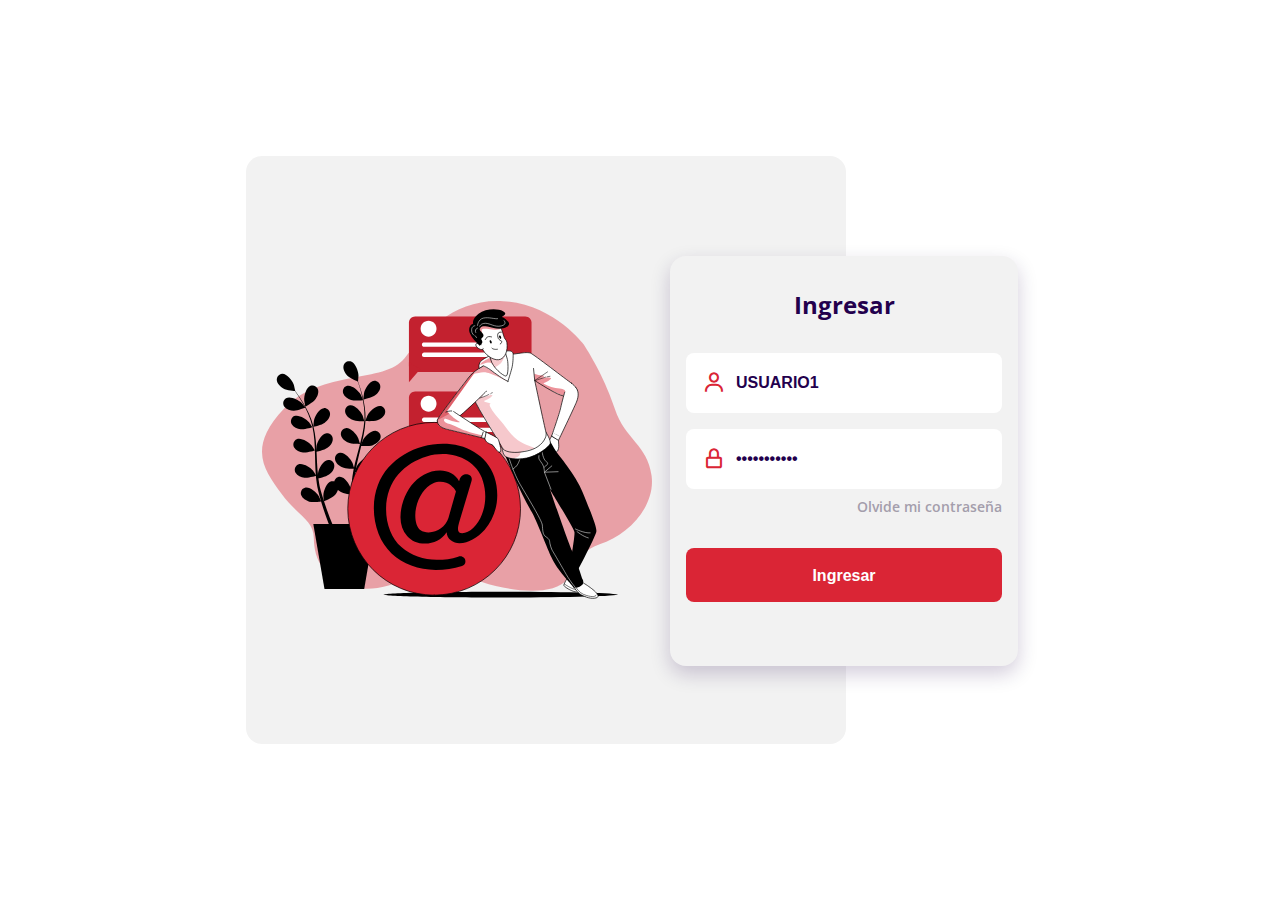
<file: index.html>
<!DOCTYPE html>
<html lang="es">

<head>
    <meta charset="UTF-8">
    <meta name="viewport" content="width=device-width, initial-scale=1.0">
    <meta name="theme-color" content="#DA2535">

    <!-- ===== CSS ===== -->
    <link rel="stylesheet" href="assets/css/style.css">

    <!-- ===== BOX ICONS ===== -->
    <link href="https://cdn.jsdelivr.net/npm/boxicons@2.0.5/css/boxicons.min.css" rel="stylesheet">

    <title>Login</title>
</head>

<body>
    <div class="login">
        <div class="login__content">
            <div class="login__img">
                <img src="assets/img/img-login.svg" alt="">
            </div>

            <div class="login__forms">
                <form action="" class="login__registre" id="login-in">
                    <h1 class="login__title">Ingresar</h1>

                    <div class="login__box">
                        <i class="bx bx-user login__icon"></i>
                        <input type="text" name="usuario" id="usuario" placeholder="USUARIO1"
                            class="login__input" value="USUARIO1">
                    </div>

                    <div class="login__box">
                        <i class="bx bx-lock-alt login__icon"></i>
                        <input type="password" name="password" id="password" placeholder="CONTRASEÑA1"
                            class="login__input" value="CONTRASEÑA1">
                    </div>

                    <a href="#" class="login__forgot">Olvide mi contraseña</a>
                    <a href="#" type="button" name="btnVerifivaca" id="btnVerifica" onclick="validar()"
                        value="verificar" class="login__button">
                    <button type="submit">
                        Ingresar
                    </button>
                    </a>
                </form>
            </div>
        </div>
    </div>
    <!--========== JQUERY ==========-->
    <script src="https://code.jquery.com/jquery-3.4.1.js"></script>
    <!--===== MAIN JS =====-->
    <script src="assets/js/login.js"></script>
</body>

</html>
</file>
<file: assets/css/style.css>
/*===== GOOGLE FONTS =====*/
@import url("https://fonts.googleapis.com/css2?family=Open+Sans:wght@400;600;700&display=swap");

/*===== VARIABLES CSS =====*/
:root{
  /*===== Colores =====*/
  --first-color: #DA2535;
  --first-color-dark: #23004D;
  --first-color-light: #A49EAC;
  --first-color-lighten: #F2F2F2;

  /*===== Font and typography =====*/
  --body-font: 'Open Sans', sans-serif;
  --h1-font-size: 1.5rem;
  --normal-font-size: .938rem;
  --small-font-size: .813rem;
}

@media screen and (min-width: 768px){
  :root{
    --normal-font-size: 1rem;
    --small-font-size: .875rem;
  }
}

/*===== BASE =====*/
*,::before,::after{
  box-sizing: border-box;
}

body{
  margin: 0;
  padding: 0;
  font-family: var(--body-font);
  font-size: var(--normal-font-size);
  color: var(--first-color-dark);
}

h1{
  margin: 0;
}

a{
  text-decoration: none;
}

img{
  max-width: 100%;
  height: auto;
  display: block;
}

input:-webkit-autofill {
  box-shadow: 0 0 0px 1000px #fff inset;
}

/*===== LOGIN =====*/
.login{
  display: grid;
  grid-template-columns: 100%;
  height: 100vh;
  margin-left: 1.5rem;
  margin-right: 1.5rem;
}

.login__content{
  display: grid;
}

.login__img{
  justify-self: center;
}

.login__img img{
  width: 310px;
  margin-top: 1.5rem;
}

.login__forms{
  position: relative;
  height: 368px;
}

.login__registre, .login__create{
  position: absolute;
  bottom: 1rem;
  width: 100%;
  background-color: var(--first-color-lighten);
  padding: 2rem 1rem;
  border-radius: 1rem;
  text-align: center;
  box-shadow: 0 8px 20px rgba(35,0,77,.2);
  animation-duration: .4s;
  animation-name: animate-login;
}

@keyframes animate-login{
  0%{
    transform: scale(1,1);
  }
  50%{
    transform: scale(1.1,1.1);
  }
  100%{
    transform: scale(1,1);
  }
}

.login__title{
  font-size: var(--h1-font-size);
  margin-bottom: 2rem;
}

.login__box{
  display: grid;
  grid-template-columns: max-content 1fr;
  column-gap: .5rem;
  padding: 1.125rem 1rem;
  background-color: #FFF;
  margin-top: 1rem;
  border-radius: .5rem;
}

.login__icon{
  font-size: 1.5rem;
  color: var(--first-color);
}

.login__input{
  border: none;
  outline: none;
  font-size: var(--normal-font-size);
  font-weight: 700;
  color: var(--first-color-dark);
}

.login__input::placeholder{
  font-size: var(--normal-font-size);
  font-family: var(--body-font);
  color: var(--first-color-light);
}

.login__forgot{
  display: block;
  width: max-content;
  margin-left: auto;
  margin-top: .5rem;
  font-size: var(--small-font-size);
  font-weight: 600;
  color: var(--first-color-light);
}

.login__button{
  display: block;
  padding: 1rem;
  margin: 2rem 0;
  background-color: var(--first-color);
  color: #FFF;
  text-align: center;
  border-radius: .5rem;
  transition: .3s;
}

.login__button button{
  color: #fff;
  background-color: #23004d00;
  font-weight: 600;
  border-radius: none;
  outline:none;
  border: none;
  font-size: 1rem;

}
.login__button:hover{
  background-color: var(--first-color-dark);
}

.login__account, .login__signin, .login__signup{
  font-weight: 600;
  font-size: var(--small-font-size);
}

.login__account{
  color: var(--first-color-dark);
}

.login__signin, .login__signup{
  color: var(--first-color);
  cursor: pointer;
}

.login__social{
  margin-top: 2rem;
}

.login__social-icon{
  font-size: 1.5rem;
  color: var(--first-color-dark);
  margin: 0 1.5rem;
}

/*Show login*/
.block{
  display: block;
}

/*Hidden login*/
.none{
  display: none;
}

/* ===== MEDIA QUERIES =====*/
@media screen and (min-width: 576px){
  .login__forms{
    width: 348px;
    justify-self: center;
  }
}

@media screen and (min-width: 1024px){
  .login{
    height: 100vh;
    overflow: hidden;
  }

  .login__content{
    grid-template-columns: repeat(2, max-content);
    justify-content: center;
    align-items: center;
    margin-left: 10rem;
  }

  .login__img{
    display: flex;
    width: 600px;
    height: 588px;
    background-color: var(--first-color-lighten);
    border-radius: 1rem;
    padding-left: 1rem;
  }

  .login__img img{
    width: 390px;
    margin-top: 0;
  }

  .login__registre, .login__create{
    left: -11rem;
  }

  .login__registre{
    bottom: -2rem;
  }

  .login__create{
    bottom: -5.5rem;
  }
}
</file>
